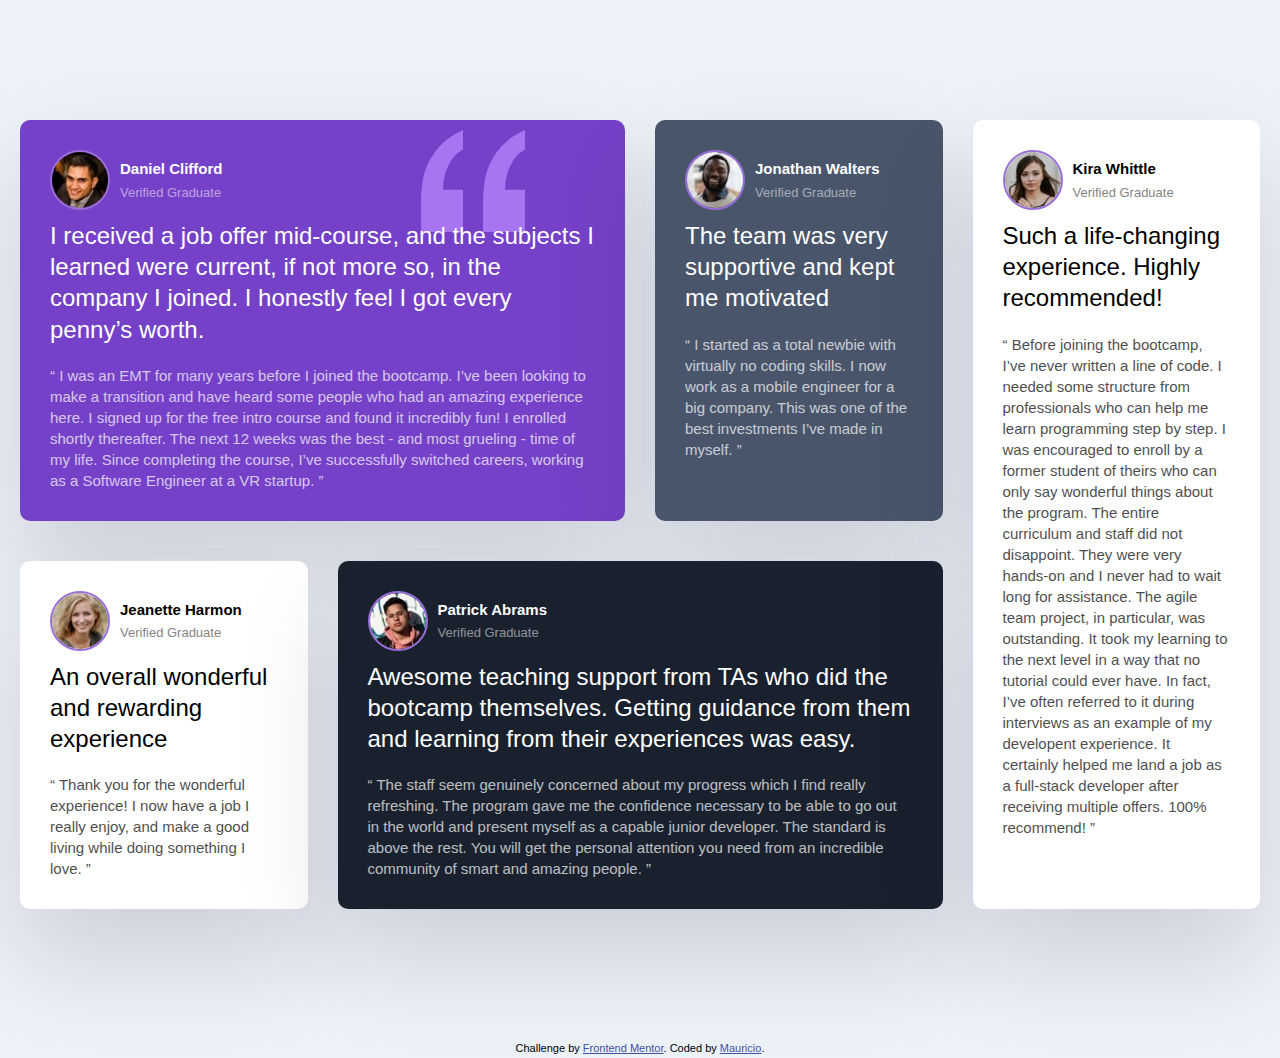
<file: Testimonial- Grid-Project/index.html>
<!DOCTYPE html>
<html lang="en">

<head>
  <meta charset="UTF-8">
  <meta name="viewport" content="width=device-width, initial-scale=1.0">
  <!-- displays site properly based on user's device -->
  <link rel="stylesheet" href="style.css">
  <link rel="icon" type="image/png" sizes="32x32" href="./images/favicon-32x32.png">

  <title>Testimonial</title>

  <!-- Feel free to remove these styles or customise in your own stylesheet 👍 -->
  <style>
    .attribution {
      font-size: 11px;
      text-align: center;
    }

    .attribution a {
      color: hsl(228, 45%, 44%);
    }
  </style>
</head>

<body>
  <div class="testimonials">

    <div class="card card--bg-purple">
      <header class="card__header">
        <img src="images/image-daniel.jpg" class="card__img" alt="">
        <div>
          <h3>Daniel Clifford</h3>
          <p>Verified Graduate</p>
        </div>
      </header>
      <p class="card__lead">
        I received a job offer mid-course, and the subjects I learned were current, if not more so,
        in the company I joined. I honestly feel I got every penny’s worth.
      </p>
      <p class="card__quote">
        “ I was an EMT for many years before I joined the bootcamp. I’ve been looking to make a
        transition and have heard some people who had an amazing experience here. I signed up
        for the free intro course and found it incredibly fun! I enrolled shortly thereafter.
        The next 12 weeks was the best - and most grueling - time of my life. Since completing
        the course, I’ve successfully switched careers, working as a Software Engineer at a VR startup. ”
      </p>
    </div>

    <div class="card card--bg-gray-blue">
      <header class="card__header">
        <img src="images/image-jonathan.jpg" class="card__img" alt="">
        <div>
          <h3>Jonathan Walters</h3>
          <p>Verified Graduate</p>
        </div>
      </header>
      <p class="card__lead">
        The team was very supportive and kept me motivated </p>
      <p class="card__quote">
        “ I started as a total newbie with virtually no coding skills. I now work as a mobile engineer
        for a big company. This was one of the best investments I’ve made in myself. ”
      </p>
    </div>

    <div class="card ">
      <header class="card__header">
        <img src="images/image-jeanette.jpg" class="card__img" alt="">
        <div>
          <h3>Jeanette Harmon</h3>
          <p> Verified Graduate</p>
        </div>
      </header>
      <p class="card__lead">
        An overall wonderful and rewarding experience
      </p>
      <p class="card__quote">
        “ Thank you for the wonderful experience! I now have a job I really enjoy, and make a good living
        while doing something I love. ”
      </p>
    </div>

    <div class="card card--bg-black-blue">
      <header class="card__header">
        <img src="images/image-patrick.jpg" class="card__img" alt="">
        <div>
          <h3>Patrick Abrams</h3>
          <p>Verified Graduate</p>
        </div>
      </header>
      <p class="card__lead">
        Awesome teaching support from TAs who did the bootcamp themselves. Getting guidance from them and
        learning from their experiences was easy.
      </p>
      <p class="card__quote">
        “ The staff seem genuinely concerned about my progress which I find really refreshing. The program
        gave me the confidence necessary to be able to go out in the world and present myself as a capable
        junior developer. The standard is above the rest. You will get the personal attention you need from
        an incredible community of smart and amazing people. ”
      </p>
    </div>

    <div class="card">
      <header class="card__header">
        <img src="images/image-kira.jpg" class="card__img" alt="">
        <div>
          <h3> Kira Whittle</h3>
          <p>Verified Graduate</p>
        </div>
      </header>
      <p class="card__lead">
        Such a life-changing experience. Highly recommended!
      </p>
      <p class="card__quote">
        “ Before joining the bootcamp, I’ve never written a line of code. I needed some structure from
        professionals who can help me learn programming step by step. I was encouraged to enroll by a former
        student of theirs who can only say wonderful things about the program. The entire curriculum and staff
        did not disappoint. They were very hands-on and I never had to wait long for assistance. The agile team
        project, in particular, was outstanding. It took my learning to the next level in a way that no tutorial
        could ever have. In fact, I’ve often referred to it during interviews as an example of my developent
        experience. It certainly helped me land a job as a full-stack developer after receiving multiple offers.
        100% recommend! ”
      </p>
    </div>
  </div>

  <div class="attribution">
    Challenge by <a href="https://www.frontendmentor.io?ref=challenge" target="_blank">Frontend Mentor</a>.
    Coded by <a href="#">Mauricio</a>.
  </div>
</body>

</html>
</file>
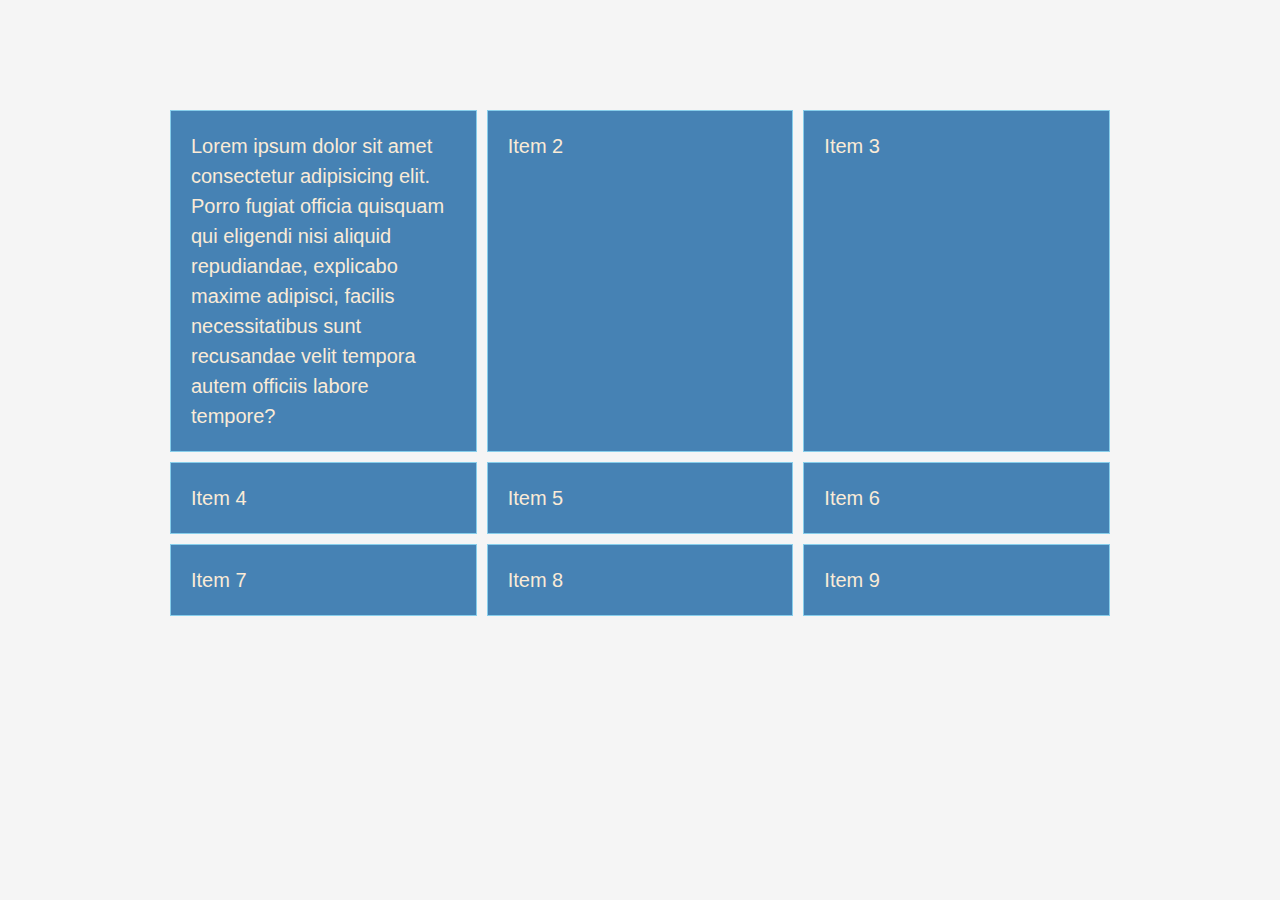
<file: Grid-intro/grid.html>
<!DOCTYPE html>
<html lang="en">

<head>
  <meta charset="UTF-8">
  <meta http-equiv="X-UA-Compatible" content="IE=edge">
  <meta name="viewport" content="width=device-width, initial-scale=1.0">
  <link rel="stylesheet" href="grid.css">
  <title>CSS Gird Course</title>
</head>

<body>
  <div class="container">
    <div class="item">Lorem ipsum dolor sit amet consectetur adipisicing elit. Porro fugiat officia quisquam qui eligendi nisi aliquid repudiandae, explicabo maxime adipisci, facilis necessitatibus sunt recusandae velit tempora autem officiis labore tempore?</div>
    <div class="item">Item 2</div>
    <div class="item">Item 3</div>
    <div class="item">Item 4</div>
    <div class="item">Item 5</div>
    <div class="item">Item 6</div>
    <div class="item">Item 7</div>
    <div class="item">Item 8</div>
    <div class="item">Item 9</div>
  </div>

</body>

</html>
</file>
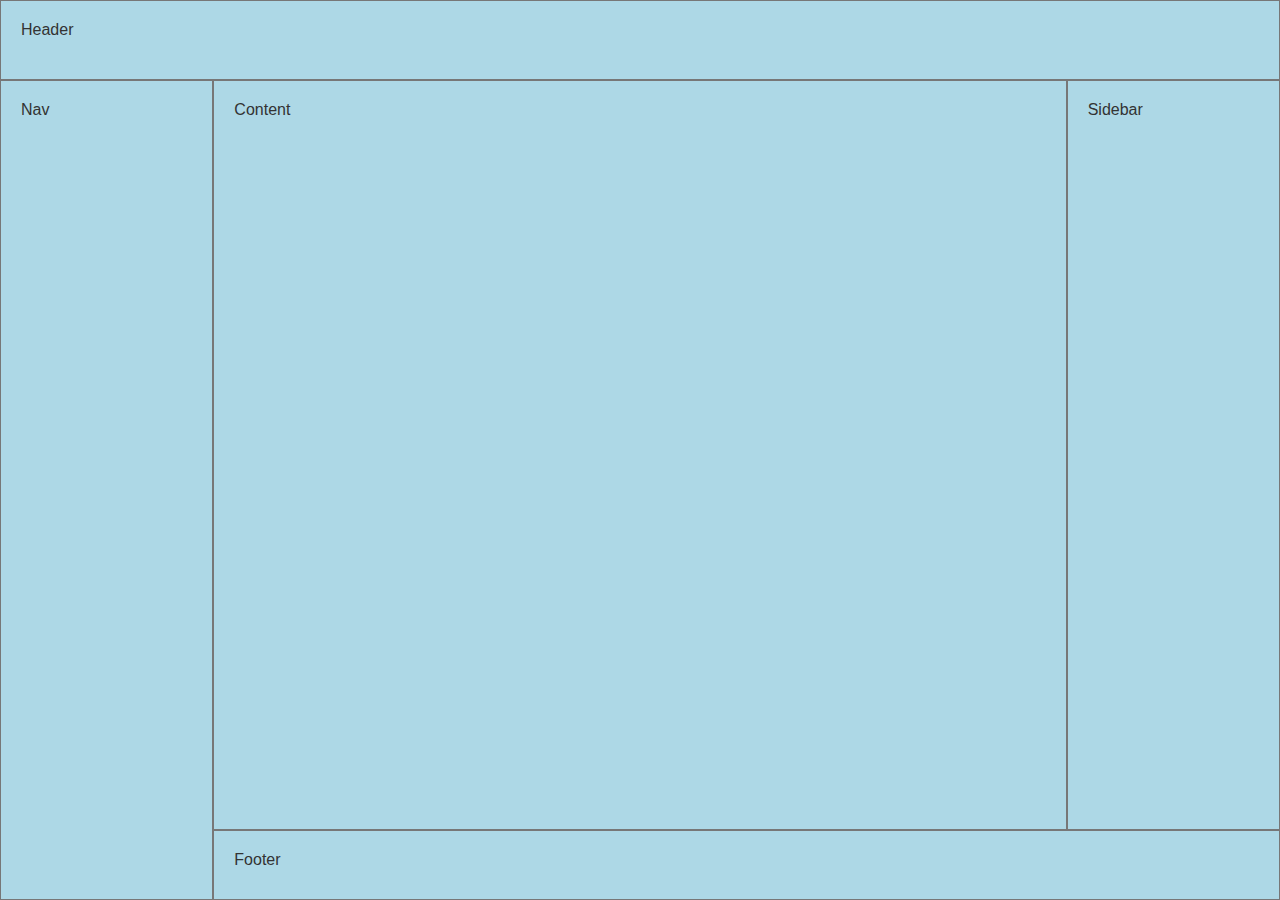
<file: Grid-intro/grid2.html>
<!DOCTYPE html>
<html lang="en">

<head>
  <meta charset="UTF-8">
  <meta http-equiv="X-UA-Compatible" content="IE=edge">
  <meta name="viewport" content="width=device-width, initial-scale=1.0">
  <link rel="stylesheet" href="grid2.css">
  <title>CSS Grid Template Areas</title>
</head>

<body>
  <header>Header</header>
  <main>Content</main>
  <nav>Nav</nav>
  <aside>Sidebar</aside>
  <footer>Footer</footer>
</body>

</html>
</file>
<file: Testimonial- Grid-Project/style.css>
* {
  box-sizing: border-box;
  padding: 0;
  margin: 0;
}

body {
  background: #edf2f8;
  font-family: 'Barlow Semi Condensed', sans-serif;
  font-size: 13px;
  line-height: 1.7;
}

.testimonials {
  max-width: 1440px;
  margin: 100px auto;
  padding: 20px;
  display: grid;
  grid-template-columns: repeat(4, 1fr);
  gap: 30px;
}

.card {
  background: #fff;
  border-radius: 10px;
  padding: 30px;
  box-shadow: rgba(17, 12, 46, 0.15) 0px 48px 100px 0px;
  margin-bottom: 10px;
}

.card__header {
  display: flex;
  align-items: center;
  margin-bottom: 10px;
}

.card__header h3 {
  font-size: 15px;
}

.card__header p {
  opacity: 50%;
}

.card__img {
  border-radius: 50%;
  border: 2px solid #996ed9;
  margin-right: 10px;
}

.card__lead {
  font-size: 1.5rem;
  font-weight: 500;
  line-height: 1.3;
  margin-bottom: 20px;
}

.card__quote {
  font-size: 15px;
  font-weight: 500;
  line-height: 1.4;
  opacity: 70%;
}

.card--bg-purple {
  background: hsl(263, 55%, 52%);
  color: #fff;
  background-image: url(./images/bg-pattern-quotation.svg);
  background-repeat: no-repeat;
  background-position: top 10px right 100px;
}

.card--bg-gray-blue {
  background: hsl(217, 19%, 35%);
  color: #fff;
}

.card--bg-black-blue {
  background: hsl(219, 29%, 14%);
  color: #fff;
}

.card:nth-of-type(1) {
  grid-column: 1/3;
}

.card:nth-of-type(4) {
  grid-column: 2/4;
  grid-row: 2/3;
}

.card:nth-of-type(5) {
  /* grid-column: 4/5; */
  grid-column: 4;
  grid-row: 1/3;
}

@media (max-width: 768px) {
  .testimonials {
    grid-template-columns: 1fr;
    width: 100%;
  }

  .card:nth-of-type(1) {
    /* grid-column: 1/2; */
    grid-column: 1;
  }

  .card:nth-of-type(4) {
    grid-column: 1;
    grid-row: 4;
  }

  .card:nth-of-type(5) {
    /* grid-column: 4/5; */
    grid-column: 1;
    grid-row: 5;
  }
}
</file>
<file: Grid-intro/grid.css>
* {
  box-sizing: border-box;
  padding: 0;
  margin: 0;
}

body {
  font-family: 'Open Sans', sans-serif;
  font-size: 16px;
  line-height: 1.5;
  color: #333;
  background-color: #f5f5f5;
}

.container {
  max-width: 960px;
  margin: 100px auto;
  padding: 10px;
  display: grid;
  grid-template-columns: repeat(3, 1fr);
  gap: 10px;

}

.item {
  background-color: steelblue;
  color: antiquewhite;
  font-size: 20px;
  padding: 20px;
  border: skyblue 1px solid;
}

/* Grid column and Row span, easy way to span the columns and rows we need. 
---------------------------------------------------------------------------*/
/* .item:nth-of-type(1) {
  background-color: #333;
  grid-column-start: 1;
  grid-column-end: 3; 
  "Quick way to do it"
  grid-column: 1/3;
}

.item:nth-of-type(3) {
  background-color: lightpink;
  grid-row: 2/4;
}

.item:nth-of-type(4) {
  background-color: lightgray;
  grid-row: 2/4;
} */

/* Gettin one item to apply just to it the style 
------------------------------------------------- */
/* .item:nth-of-type(2) {
  height: 100px;
  width: 100px;

  align-self: center;
  justify-self: center;
} */

/* Responsive
--------------- */

@media (max-width: 800px) {
  .container {
    grid-template-columns: repeat(2, 1fr);
  }
}

@media (max-width: 500px) {
  .container {
    grid-template-columns: 1fr;
  }
}
</file>
<file: Grid-intro/grid2.css>
* {
  box-sizing: border-box;
  padding: 0;
  margin: 0;
}

body {
  font-family: 'Open Sans', sans-serif;
  font-size: 16;
  height: 100vh;

  display: grid;
  /* This is the representation of how we want our template.
  header we want all the sapce above thats why is written 3 times */
  grid-template-areas:
    'header header header'
    'nav content sidebar'
    'nav footer footer';
  grid-template-columns: 1fr 4fr 1fr;
  grid-template-rows: 80px 1fr 70px; 
}

header,
main,
nav,
aside,
footer {
  background-color: lightblue;
  color: #333;
  padding: 20px;
  border: #777 1px solid;
}

/* no point is used at the beginning. */
header {
  grid-area: header;
}

nav {
  grid-area: nav;
}

main {
  grid-area: content;
}

aside {
  grid-area: sidebar;
}

footer {
  grid-area: footer;
}
</file>
